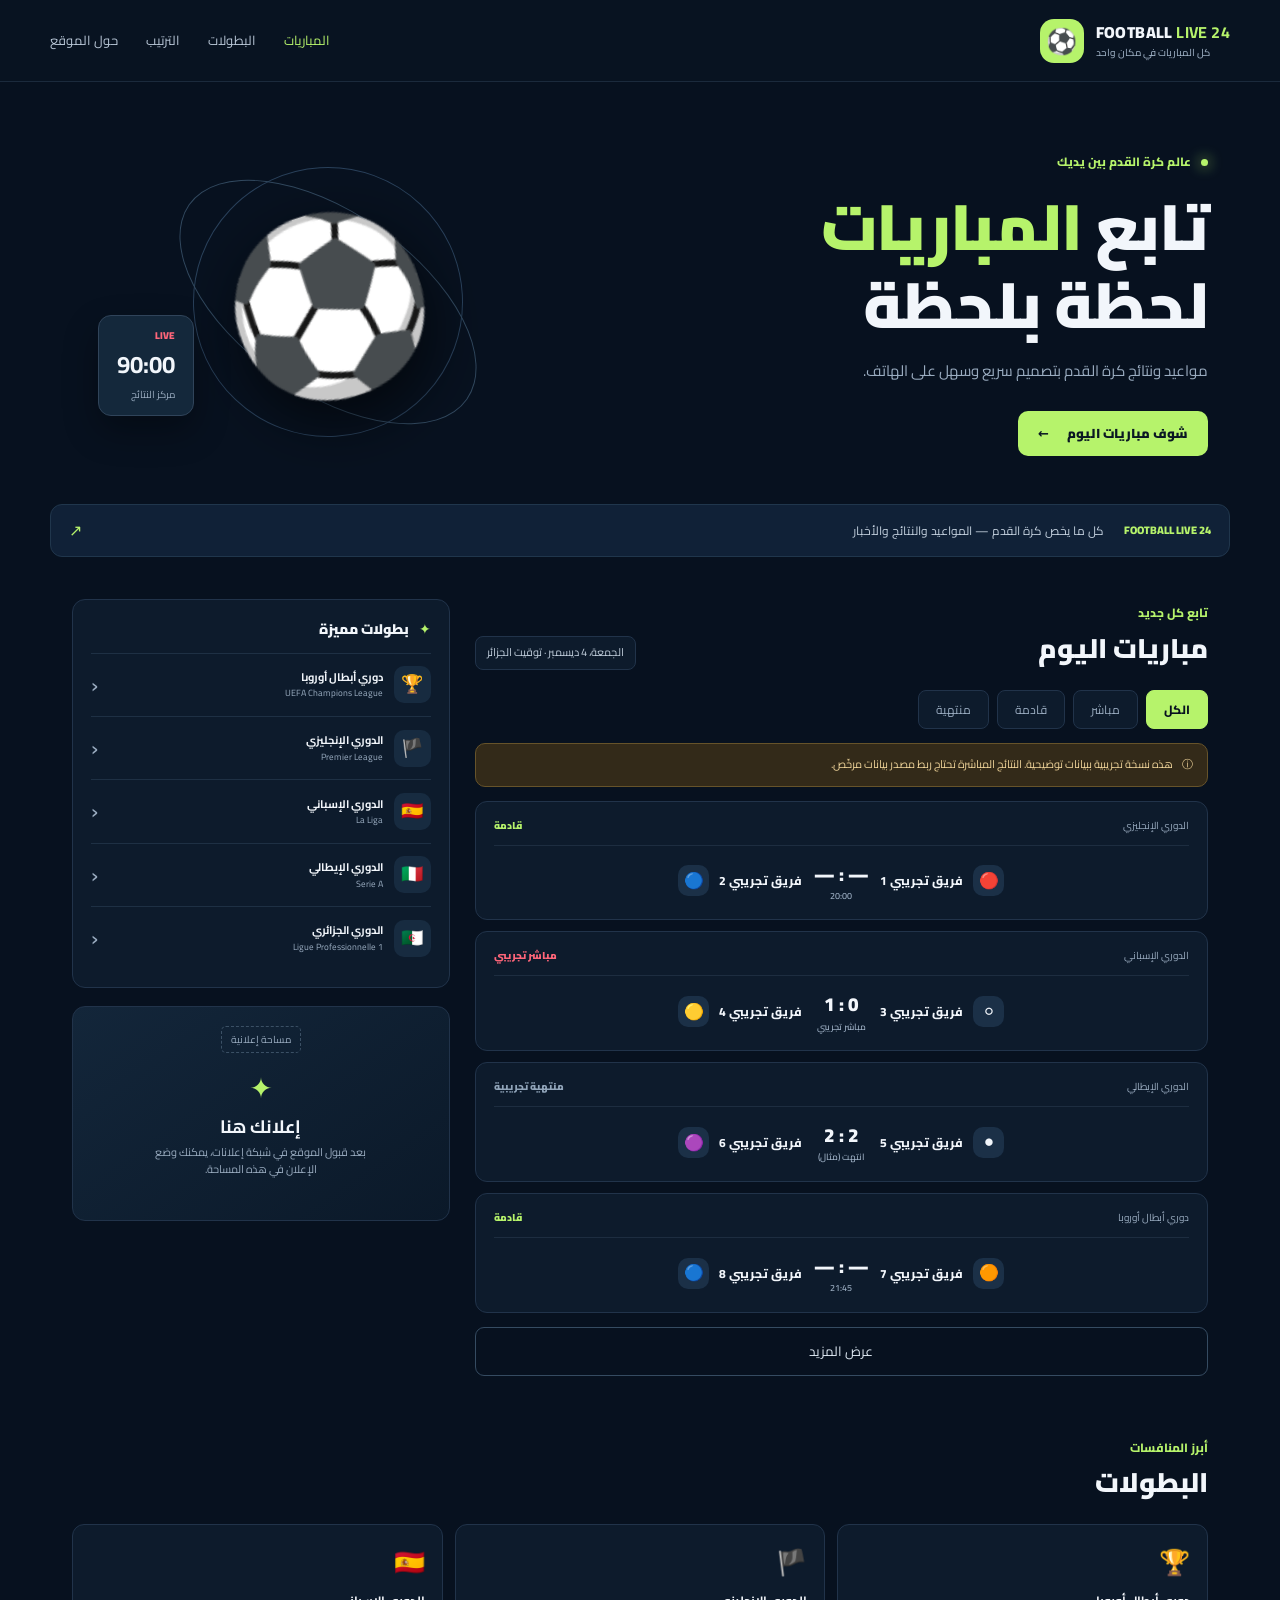
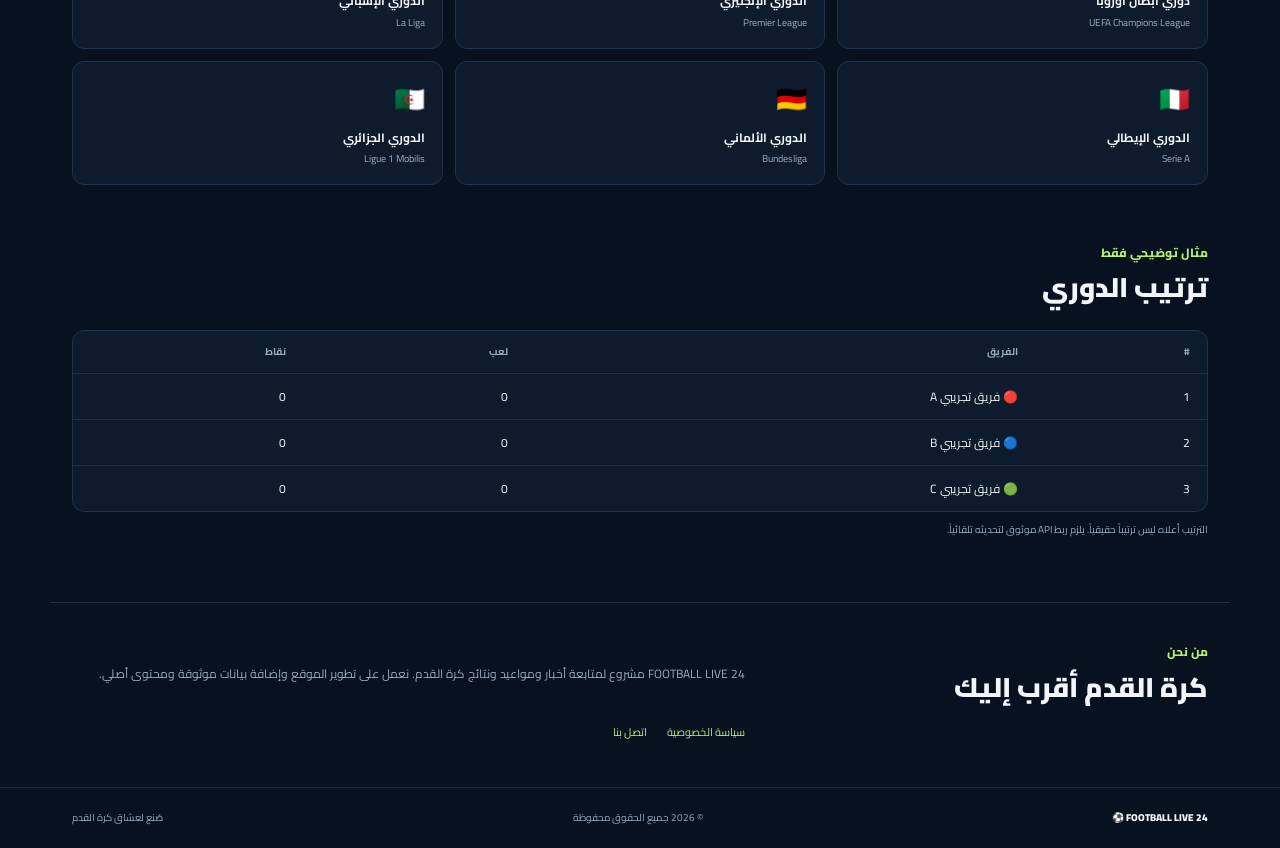
<file: index.html>
<!doctype html>
<html lang="ar" dir="rtl">
<head>
  <meta charset="utf-8">
  <meta name="viewport" content="width=device-width, initial-scale=1">
  <meta name="description" content="FOOTBALL LIVE 24 — مباريات اليوم، النتائج، وترتيب البطولات.">
  <meta name="theme-color" content="#07111f">
  <title>FOOTBALL LIVE 24 | نتائج كرة القدم</title>
  <link rel="stylesheet" href="styles.css">
</head>
<body>
  <header class="topbar">
    <a class="brand" href="#" aria-label="FOOTBALL LIVE 24">
      <span class="brand-ball">⚽</span>
      <span>FOOTBALL <b>LIVE 24</b><small>كل المباريات في مكان واحد</small></span>
    </a>
    <button class="menu-btn" id="menuBtn" aria-label="فتح القائمة">☰</button>
    <nav id="mainNav">
      <a class="active" href="#matches">المباريات</a>
      <a href="#leagues">البطولات</a>
      <a href="#standings">الترتيب</a>
      <a href="#about">حول الموقع</a>
    </nav>
  </header>

  <main>
    <section class="hero">
      <div class="hero-copy">
        <span class="eyebrow"><i></i> عالم كرة القدم بين يديك</span>
        <h1>تابع <em>المباريات</em><br>لحظة بلحظة</h1>
        <p>مواعيد ونتائج كرة القدم بتصميم سريع وسهل على الهاتف.</p>
        <a class="primary-btn" href="#matches">شوف مباريات اليوم <span>←</span></a>
      </div>
      <div class="hero-visual" aria-hidden="true">
        <div class="orbit orbit-one"></div><div class="orbit orbit-two"></div>
        <div class="big-ball">⚽</div>
        <div class="score-float"><span>LIVE</span><b>90:00</b><small>مركز النتائج</small></div>
      </div>
    </section>

    <section class="ticker">
      <span class="ticker-label">FOOTBALL LIVE 24</span>
      <p>كل ما يخص كرة القدم — المواعيد والنتائج والأخبار</p>
      <span class="ticker-icon">↗</span>
    </section>

    <section class="content-grid" id="matches">
      <div class="main-column">
        <div class="section-heading">
          <div><span class="section-kicker">تابع كل جديد</span><h2>مباريات اليوم</h2></div>
          <span class="date-chip" id="todayDate">بتوقيت الجزائر</span>
        </div>
        <div class="filter-row" role="group" aria-label="تصفية المباريات">
          <button class="filter active" data-filter="all">الكل</button>
          <button class="filter" data-filter="live">مباشر</button>
          <button class="filter" data-filter="upcoming">قادمة</button>
          <button class="filter" data-filter="finished">منتهية</button>
        </div>
        <div class="notice"><span>ⓘ</span> هذه نسخة تجريبية ببيانات توضيحية. النتائج المباشرة تحتاج ربط مصدر بيانات مرخّص.</div>
        <div id="matchList" class="match-list"></div>
        <button class="outline-btn" id="showMore">عرض المزيد</button>
      </div>

      <aside class="side-column">
        <div class="side-card featured-card">
          <div class="side-title"><span>✦</span> بطولات مميزة</div>
          <a class="league-link" href="#leagues"><span class="league-icon">🏆</span><span><b>دوري أبطال أوروبا</b><small>UEFA Champions League</small></span><span class="chevron">‹</span></a>
          <a class="league-link" href="#leagues"><span class="league-icon">🏴</span><span><b>الدوري الإنجليزي</b><small>Premier League</small></span><span class="chevron">‹</span></a>
          <a class="league-link" href="#leagues"><span class="league-icon">🇪🇸</span><span><b>الدوري الإسباني</b><small>La Liga</small></span><span class="chevron">‹</span></a>
          <a class="league-link" href="#leagues"><span class="league-icon">🇮🇹</span><span><b>الدوري الإيطالي</b><small>Serie A</small></span><span class="chevron">‹</span></a>
          <a class="league-link" href="#leagues"><span class="league-icon">🇩🇿</span><span><b>الدوري الجزائري</b><small>Ligue Professionnelle 1</small></span><span class="chevron">‹</span></a>
        </div>
        <div class="side-card ad-card">
          <span class="ad-label">مساحة إعلانية</span>
          <div class="ad-symbol">✦</div>
          <h3>إعلانك هنا</h3>
          <p>بعد قبول الموقع في شبكة إعلانات، يمكنك وضع الإعلان في هذه المساحة.</p>
        </div>
      </aside>
    </section>

    <section class="leagues-section" id="leagues">
      <div class="section-heading"><div><span class="section-kicker">أبرز المنافسات</span><h2>البطولات</h2></div></div>
      <div class="league-grid">
        <div class="league-tile"><span>🏆</span><b>دوري أبطال أوروبا</b><small>UEFA Champions League</small></div>
        <div class="league-tile"><span>🏴</span><b>الدوري الإنجليزي</b><small>Premier League</small></div>
        <div class="league-tile"><span>🇪🇸</span><b>الدوري الإسباني</b><small>La Liga</small></div>
        <div class="league-tile"><span>🇮🇹</span><b>الدوري الإيطالي</b><small>Serie A</small></div>
        <div class="league-tile"><span>🇩🇪</span><b>الدوري الألماني</b><small>Bundesliga</small></div>
        <div class="league-tile"><span>🇩🇿</span><b>الدوري الجزائري</b><small>Ligue 1 Mobilis</small></div>
      </div>
    </section>

    <section class="standings-section" id="standings">
      <div class="section-heading"><div><span class="section-kicker">مثال توضيحي فقط</span><h2>ترتيب الدوري</h2></div></div>
      <div class="table-wrap">
        <table><thead><tr><th>#</th><th>الفريق</th><th>لعب</th><th>نقاط</th></tr></thead>
        <tbody>
          <tr><td>1</td><td>🔴 فريق تجريبي A</td><td>0</td><td>0</td></tr>
          <tr><td>2</td><td>🔵 فريق تجريبي B</td><td>0</td><td>0</td></tr>
          <tr><td>3</td><td>🟢 فريق تجريبي C</td><td>0</td><td>0</td></tr>
        </tbody></table>
      </div>
      <p class="table-note">الترتيب أعلاه ليس ترتيباً حقيقياً. يلزم ربط API موثوق لتحديثه تلقائياً.</p>
    </section>

    <section class="about-section" id="about">
      <div><span class="section-kicker">من نحن</span><h2>كرة القدم أقرب إليك</h2></div>
      <p>FOOTBALL LIVE 24 مشروع لمتابعة أخبار ومواعيد ونتائج كرة القدم. نعمل على تطوير الموقع وإضافة بيانات موثوقة ومحتوى أصلي.</p>
      <div class="about-links"><a href="privacy.html">سياسة الخصوصية</a><a href="contact.html">اتصل بنا</a></div>
    </section>
  </main>

  <footer><a class="footer-brand" href="#">⚽ FOOTBALL LIVE 24</a><span>© <span id="year"></span> جميع الحقوق محفوظة</span><span>صُنع لعشاق كرة القدم</span></footer>
  <script src="script.js"></script>
</body>
</html>
</file>
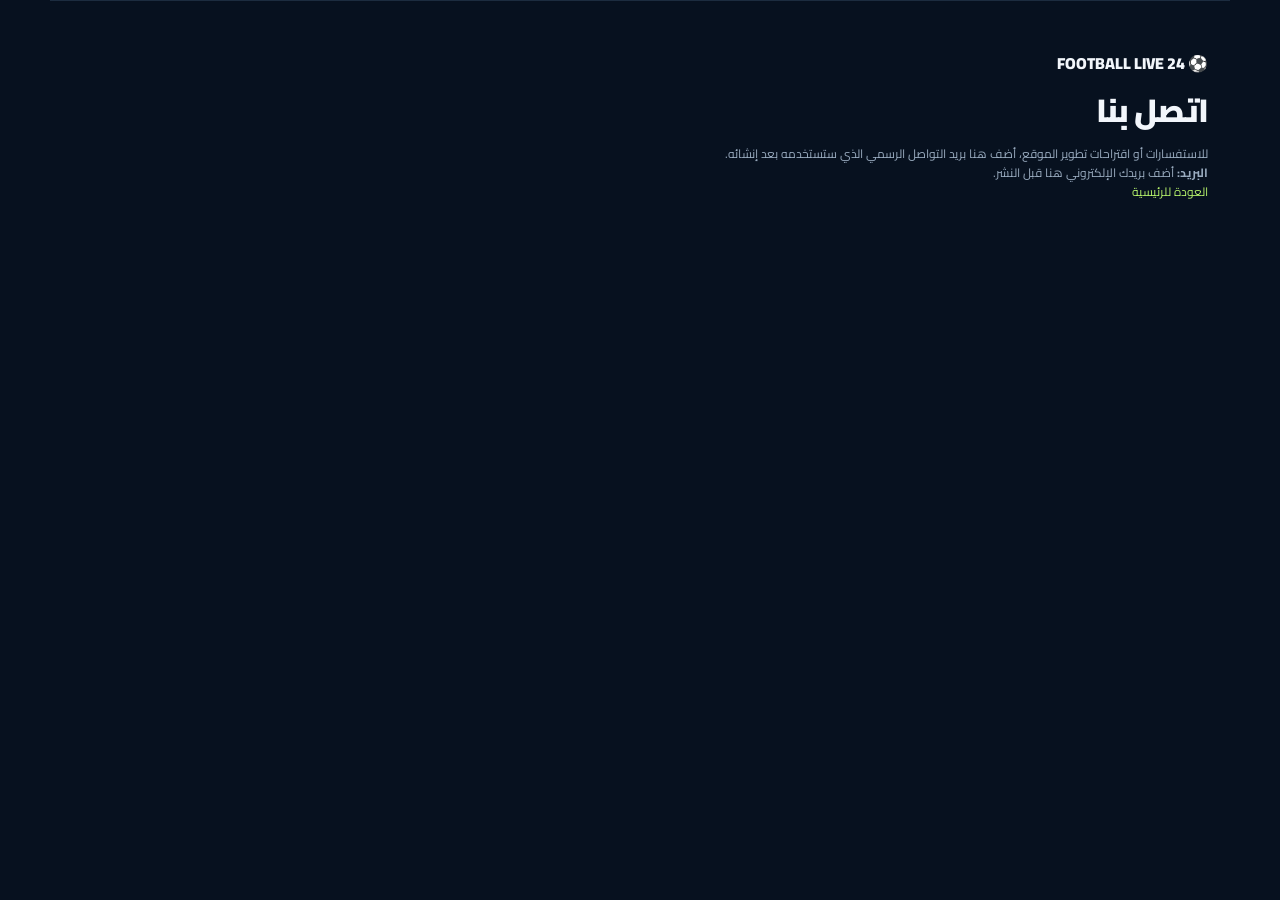
<file: contact.html>
<!doctype html><html lang="ar" dir="rtl"><head><meta charset="utf-8"><meta name="viewport" content="width=device-width,initial-scale=1"><title>اتصل بنا | FOOTBALL LIVE 24</title><link rel="stylesheet" href="styles.css"></head><body><main class="about-section" style="display:block;padding-top:50px"><a class="footer-brand" href="index.html">⚽ FOOTBALL LIVE 24</a><h1 style="font-size:32px">اتصل بنا</h1><p>للاستفسارات أو اقتراحات تطوير الموقع، أضف هنا بريد التواصل الرسمي الذي ستستخدمه بعد إنشائه.</p><p><strong>البريد:</strong> أضف بريدك الإلكتروني هنا قبل النشر.</p><p><a href="index.html" style="color:var(--green)">العودة للرئيسية</a></p></main></body></html>
</file>
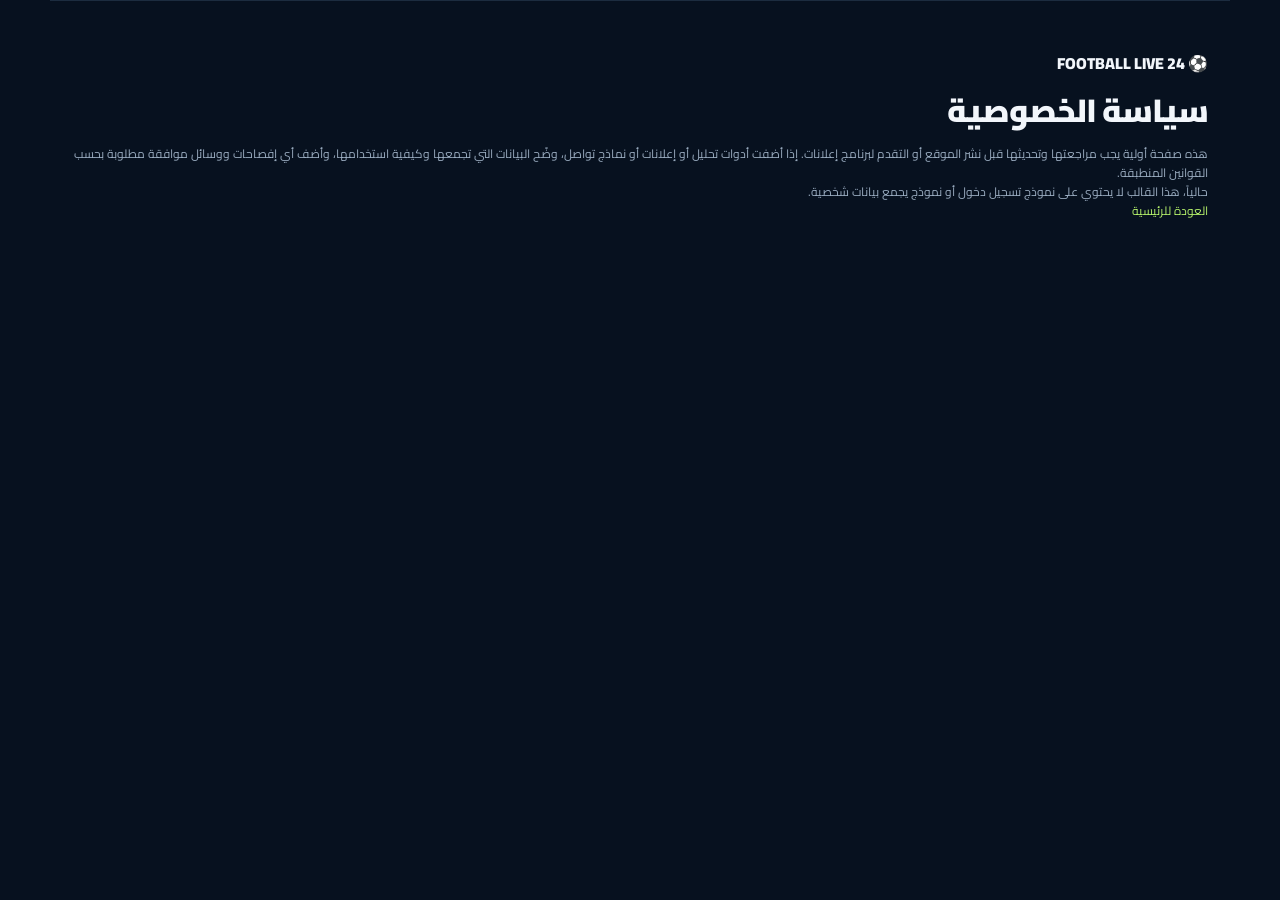
<file: privacy.html>
<!doctype html><html lang="ar" dir="rtl"><head><meta charset="utf-8"><meta name="viewport" content="width=device-width,initial-scale=1"><title>سياسة الخصوصية | FOOTBALL LIVE 24</title><link rel="stylesheet" href="styles.css"></head><body><main class="about-section" style="display:block;padding-top:50px"><a class="footer-brand" href="index.html">⚽ FOOTBALL LIVE 24</a><h1 style="font-size:32px">سياسة الخصوصية</h1><p>هذه صفحة أولية يجب مراجعتها وتحديثها قبل نشر الموقع أو التقدم لبرنامج إعلانات. إذا أضفت أدوات تحليل أو إعلانات أو نماذج تواصل، وضّح البيانات التي تجمعها وكيفية استخدامها، وأضف أي إفصاحات ووسائل موافقة مطلوبة بحسب القوانين المنطبقة.</p><p>حالياً، هذا القالب لا يحتوي على نموذج تسجيل دخول أو نموذج يجمع بيانات شخصية.</p><p><a href="index.html" style="color:var(--green)">العودة للرئيسية</a></p></main></body></html>
</file>
<file: styles.css>
@import url('https://fonts.googleapis.com/css2?family=Cairo:wght@400;500;600;700;800;900&display=swap');
:root{--bg:#07111f;--panel:#0d1b2c;--panel2:#112238;--line:#21334a;--text:#f2f6fb;--muted:#9aacc0;--green:#b6f36b;--green2:#8bdc3c;--red:#ff667a}
*{box-sizing:border-box}html{scroll-behavior:smooth;scroll-padding-top:90px}body{margin:0;background:var(--bg);color:var(--text);font-family:'Cairo',system-ui,sans-serif;line-height:1.6}a{color:inherit;text-decoration:none}.topbar{height:82px;padding:0 max(calc((100% - 1180px)/2),22px);display:flex;align-items:center;justify-content:space-between;border-bottom:1px solid #1b2a3c;background:#081321;position:sticky;top:0;z-index:10}.brand{display:flex;align-items:center;gap:12px;font-size:16px;font-weight:900;letter-spacing:.4px;direction:ltr;text-align:left}.brand b{color:var(--green)}.brand small{display:block;color:var(--muted);font-size:10px;letter-spacing:0;font-weight:500}.brand-ball{display:grid;place-items:center;width:44px;height:44px;border-radius:14px;background:var(--green);font-size:25px;color:#07111f}nav{display:flex;gap:28px;color:#b8c6d6;font-size:13px}nav a:hover,nav a.active{color:var(--green)}.menu-btn{display:none;background:none;border:0;color:white;font-size:24px}.hero{max-width:1180px;margin:auto;padding:66px 22px 48px;display:grid;grid-template-columns:1.1fr .9fr;align-items:center;min-height:390px;overflow:hidden}.eyebrow,.section-kicker{color:var(--green);font-size:12px;font-weight:800}.eyebrow i{display:inline-block;width:7px;height:7px;border-radius:50%;background:var(--green);margin-left:7px;box-shadow:0 0 14px var(--green)}h1{font-size:clamp(38px,5vw,64px);line-height:1.22;margin:14px 0;font-weight:900;letter-spacing:-1px}h1 em{font-style:normal;color:var(--green)}.hero-copy p{color:var(--muted);font-size:15px;max-width:430px;margin-bottom:28px}.primary-btn{display:inline-flex;align-items:center;gap:18px;background:var(--green);color:#0a1723;padding:12px 20px;border-radius:10px;font-weight:900;font-size:13px;transition:.2s}.primary-btn:hover{transform:translateY(-2px);background:#c9ff8b}.hero-visual{height:300px;position:relative;display:grid;place-items:center}.big-ball{font-size:170px;filter:drop-shadow(0 22px 28px #0009);z-index:2;transform:rotate(-18deg)}.orbit{position:absolute;border:1px solid #29405a;border-radius:50%;width:270px;height:270px;transform:rotate(-25deg)}.orbit-two{width:340px;height:180px;border-color:#31485e;transform:rotate(35deg)}.score-float{position:absolute;z-index:3;left:5%;bottom:12%;background:#14283b;border:1px solid #30445a;padding:12px 18px;border-radius:13px;box-shadow:0 15px 35px #0005;display:grid;gap:2px}.score-float span{color:var(--red);font-size:10px;font-weight:900}.score-float b{font-size:24px;direction:ltr}.score-float small{color:var(--muted);font-size:10px}.ticker{max-width:1180px;margin:0 auto 42px;padding:13px 18px;display:flex;align-items:center;gap:20px;background:#102137;border:1px solid #20364c;border-radius:12px}.ticker-label{font-size:11px;font-weight:900;color:var(--green);direction:ltr;white-space:nowrap}.ticker p{margin:0;color:#c3d0de;font-size:12px;flex:1}.ticker-icon{color:var(--green)}.content-grid,.leagues-section,.standings-section,.about-section{max-width:1180px;margin:0 auto;padding:0 22px 54px}.content-grid{display:grid;grid-template-columns:minmax(0,1.65fr) minmax(270px,.85fr);gap:25px}.section-heading{display:flex;justify-content:space-between;align-items:end;margin-bottom:20px}.section-heading h2,.about-section h2{font-size:27px;margin:2px 0 0;font-weight:900}.date-chip{font-size:11px;color:#c1cedc;border:1px solid var(--line);background:var(--panel);border-radius:8px;padding:7px 11px}.filter-row{display:flex;gap:8px;margin-bottom:14px}.filter{font-family:inherit;border:1px solid var(--line);background:var(--panel);color:var(--muted);padding:7px 17px;border-radius:8px;font-size:12px;cursor:pointer}.filter.active,.filter:hover{background:var(--green);border-color:var(--green);color:#07111f;font-weight:800}.notice{display:flex;align-items:center;gap:9px;padding:12px 14px;border:1px solid #66532a;background:#332a19;color:#f1d59a;border-radius:10px;font-size:11px;margin-bottom:14px}.match-list{display:grid;gap:11px}.match-card{padding:16px 18px;background:var(--panel);border:1px solid var(--line);border-radius:12px;transition:.2s}.match-card:hover{border-color:#49627a;transform:translateY(-1px)}.match-meta{display:flex;justify-content:space-between;align-items:center;color:var(--muted);font-size:10px;border-bottom:1px solid #1d2d40;padding-bottom:11px;margin-bottom:13px}.status{font-weight:900}.status.live{color:var(--red)}.status.upcoming{color:var(--green)}.status.finished{color:#91a5ba}.teams{display:grid;grid-template-columns:1fr 62px 1fr;align-items:center;gap:8px}.team{display:flex;align-items:center;gap:10px;font-size:12px;font-weight:800}.team:last-child{justify-content:flex-start}.team:first-child{justify-content:flex-end}.crest{width:31px;height:31px;border-radius:10px;background:#1b3047;display:grid;place-items:center;font-size:16px;flex-shrink:0}.score{text-align:center;font-size:19px;font-weight:900;direction:ltr}.score small{display:block;color:var(--muted);font-size:9px;font-weight:600;direction:rtl}.outline-btn{width:100%;margin-top:14px;border:1px solid #354b61;background:transparent;color:#dbe5ef;border-radius:9px;padding:11px;font-family:inherit;cursor:pointer}.outline-btn:hover{border-color:var(--green);color:var(--green)}.side-column{display:grid;align-content:start;gap:18px}.side-card{background:var(--panel);border:1px solid var(--line);border-radius:13px;padding:18px}.side-title{font-weight:900;font-size:14px;margin-bottom:12px}.side-title span{color:var(--green);margin-left:7px}.league-link{display:flex;align-items:center;gap:11px;padding:12px 0;border-top:1px solid #1e3044}.league-icon{display:grid;place-items:center;width:37px;height:37px;background:#172b40;border-radius:10px;font-size:18px}.league-link b,.league-link small{display:block}.league-link b{font-size:11px}.league-link small{font-size:9px;color:var(--muted)}.league-link>span:nth-child(2){flex:1}.chevron{color:var(--muted);font-size:24px}.ad-card{text-align:center;min-height:215px;background:linear-gradient(145deg,#13263a,#0b1929)}.ad-label{font-size:10px;color:var(--muted);border:1px dashed #3b5065;border-radius:5px;padding:3px 9px}.ad-symbol{font-size:28px;color:var(--green);margin-top:15px}.ad-card h3{margin:2px 0;font-size:18px}.ad-card p{color:var(--muted);font-size:11px;max-width:230px;margin:0 auto}.leagues-section{padding-top:4px}.league-grid{display:grid;grid-template-columns:repeat(3,1fr);gap:12px}.league-tile{background:var(--panel);border:1px solid var(--line);border-radius:12px;padding:17px;display:grid;gap:4px}.league-tile>span{font-size:25px;margin-bottom:5px}.league-tile b{font-size:12px}.league-tile small{color:var(--muted);font-size:10px}.table-wrap{overflow-x:auto;border:1px solid var(--line);border-radius:12px;background:var(--panel)}table{width:100%;border-collapse:collapse;text-align:right;font-size:12px}th,td{padding:13px 17px;border-bottom:1px solid #1e3044}th{color:var(--muted);font-size:10px;font-weight:700}tbody tr:last-child td{border-bottom:0}.table-note{font-size:10px;color:var(--muted)}.about-section{display:grid;grid-template-columns:.8fr 1.2fr;gap:15px;align-items:center;border-top:1px solid #1c2c3f;padding-top:35px;padding-bottom:45px}.about-section p{color:var(--muted);font-size:12px;margin:0}.about-links{grid-column:2;display:flex;gap:20px;font-size:11px;color:var(--green)}footer{border-top:1px solid #1c2c3f;padding:22px max(calc((100% - 1136px)/2),22px);display:flex;justify-content:space-between;gap:14px;color:var(--muted);font-size:10px}.footer-brand{color:var(--text);font-weight:900;direction:ltr}
@media(max-width:760px){.topbar{height:70px;padding:0 17px}.brand{font-size:13px}.brand-ball{width:38px;height:38px}.menu-btn{display:block}nav{display:none;position:absolute;top:69px;right:0;left:0;background:#0b1929;border-bottom:1px solid var(--line);padding:18px;flex-direction:column;gap:15px}nav.open{display:flex}.hero{grid-template-columns:1fr;padding-top:45px;min-height:unset}.hero-copy{text-align:center}.hero-copy p{margin:0 auto 23px}.hero-visual{height:230px;grid-row:1}.big-ball{font-size:125px}.orbit{width:220px;height:220px}.orbit-two{width:280px;height:145px}.score-float{left:2%;bottom:5%;padding:9px 13px}.ticker{margin:0 17px 35px;gap:10px}.ticker p{font-size:10px}.ticker-label{font-size:9px}.content-grid{grid-template-columns:1fr;padding:0 17px 42px}.side-column{grid-template-columns:1fr 1fr}.side-card{padding:13px}.league-link{gap:7px}.league-link b{font-size:10px}.league-icon{width:30px;height:30px}.chevron{display:none}.section-heading h2,.about-section h2{font-size:23px}.leagues-section,.standings-section,.about-section{padding-left:17px;padding-right:17px}.league-grid{grid-template-columns:repeat(2,1fr)}.about-section{grid-template-columns:1fr}.about-links{grid-column:1}footer{padding:20px 17px;flex-wrap:wrap}footer span:last-child{display:none}}
@media(max-width:420px){.side-column{grid-template-columns:1fr}.teams{grid-template-columns:1fr 52px 1fr}.team{font-size:10px;gap:6px}.crest{width:26px;height:26px}.filter{padding:7px 12px}.ticker-label{display:none}}
</file>
